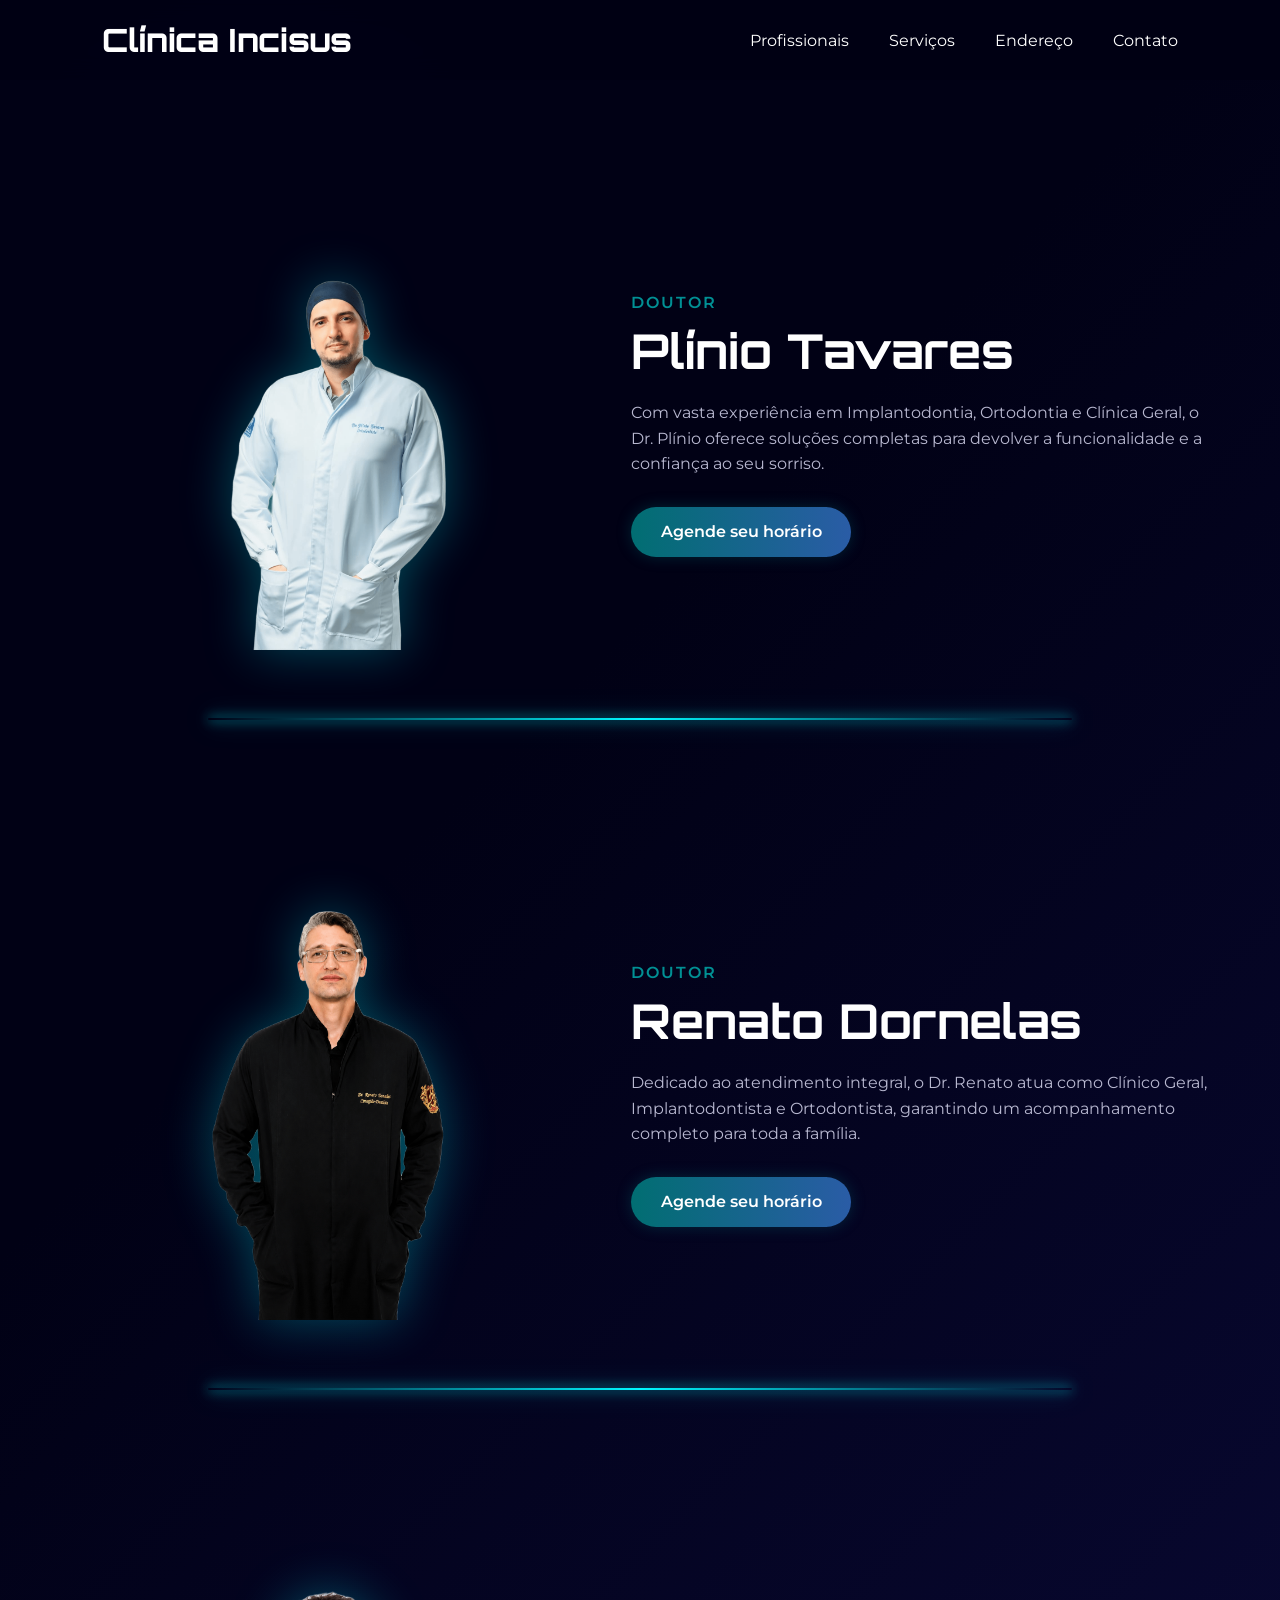
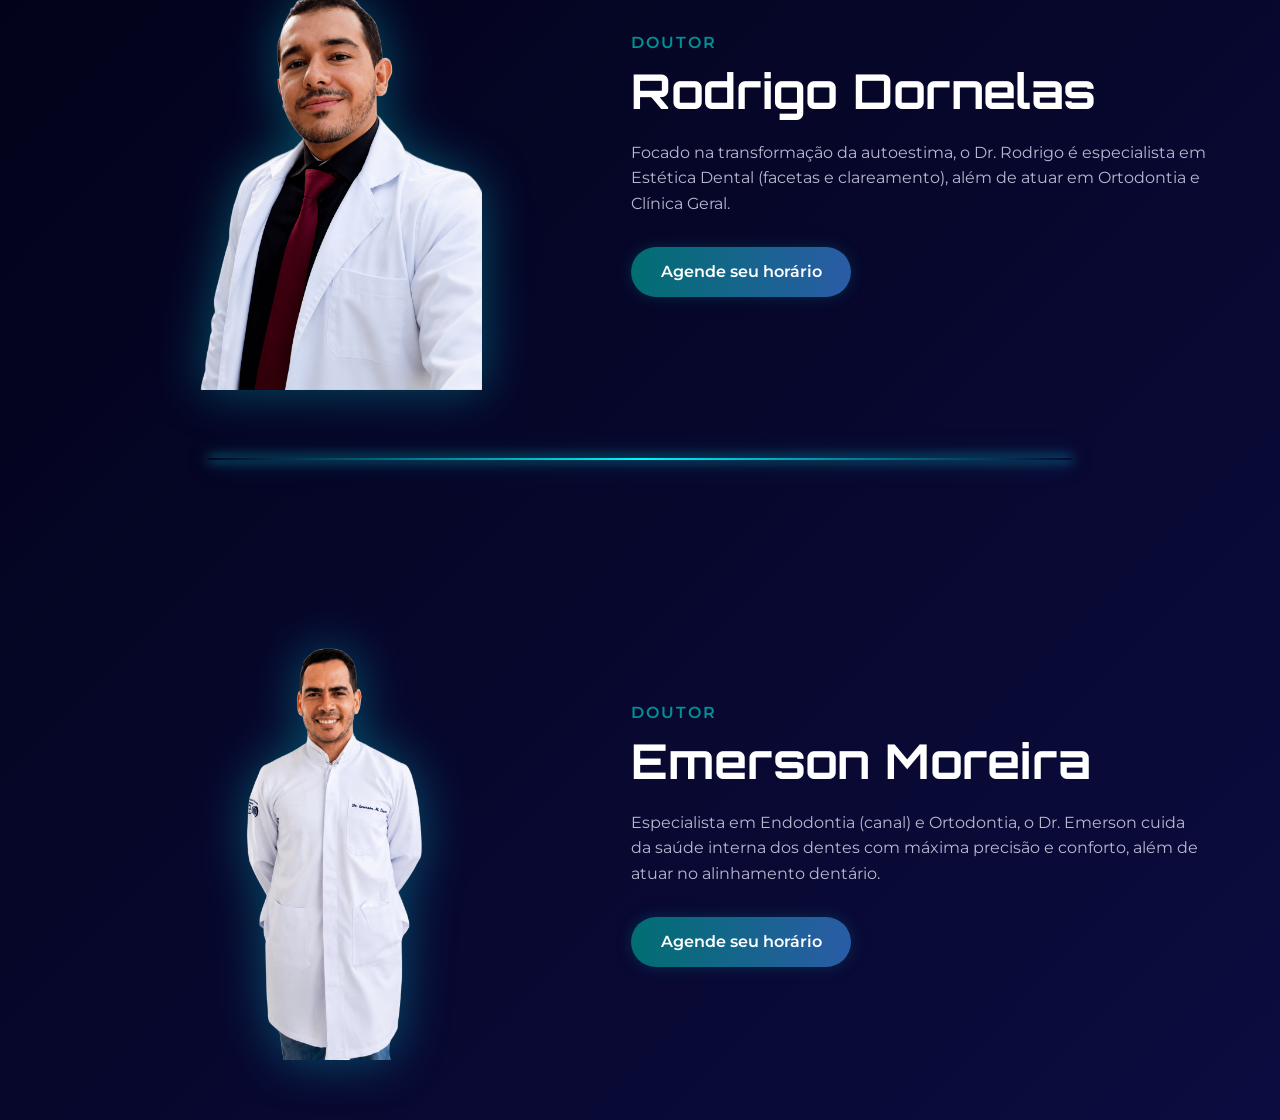
<file: index.html>
<!DOCTYPE html>
<html lang="pt-br">

<head>
    <meta charset="UTF-8">
    <meta name="viewport" content="width=device-width, initial-scale=1.0">
    <link rel="shortcut icon" href="/favicon/favicon.png" type="image/x-icon">
    <link rel="stylesheet" href="./css/styles.css">
    <link rel="preconnect" href="https://fonts.googleapis.com">
    <link rel="preconnect" href="https://fonts.gstatic.com" crossorigin>
    <link
        href="https://fonts.googleapis.com/css2?family=Montserrat:ital,wght@0,100..900;1,100..900&family=Orbitron:wght@400..900&display=swap"
        rel="stylesheet">
    <meta name="viewport" content="width=device-width, initial-scale=1.0, viewport-fit=cover">
    <meta name="theme-color" content="#010115">
    <meta name="apple-mobile-web-app-status-bar-style" content="black-translucent">

    <title>Clinica Incisus</title>
</head>

<body>
    <header>

        <a href="index.html" class="logo">Clínica Incisus</a>

        <button class="menu-toggle" id="menu-toggle">
            ☰
        </button>

        <nav id="menu">

            <ul>

                <li><a href="index.html">Profissionais</a></li>
                <li><a href="servicos.html">Serviços</a></li>
                <li><a href="endereco.html">Endereço</a></li>
                <li><a href="contato.html">Contato</a></li>

            </ul>

        </nav>

    </header>

    <main class="container">
        <div class="tech-circles">
            <div class="circle"></div>
            <div class="circle"></div>
            <div class="circle"></div>
            <div class="circle"></div>
        </div>

        <div class="list">

            <!-- PLÍNIO -->

            <div class="item active">

                <div class="profiss-img">
                    <img src="./img/Dr.plinio.png" alt="Dr. Plínio Tavares">
                </div>

                <div class="content">

                    <p class="profiss-tag">Doutor</p>

                    <h2 class="profiss-name">Plínio Tavares</h2>

                    <p class="description">
                        Com vasta experiência em Implantodontia, Ortodontia e Clínica Geral,
                        o Dr. Plínio oferece soluções completas para devolver a funcionalidade
                        e a confiança ao seu sorriso.
                    </p>

                    <a href="https://api.whatsapp.com/send?phone=5588998661186" target="_blank"
                        rel="noopener noreferrer" class="btn">
                        Agende seu horário
                    </a>

                </div>

            </div>

            <!-- RENATO -->

            <div class="item">

                <div class="profiss-img">
                    <img src="./img/Dr.renato.png" alt="Renato Dornelas">
                </div>

                <div class="content">

                    <p class="profiss-tag">Doutor</p>

                    <h2 class="profiss-name">Renato Dornelas</h2>

                    <p class="description">
                        Dedicado ao atendimento integral, o Dr. Renato atua como Clínico Geral,
                        Implantodontista e Ortodontista, garantindo um acompanhamento completo
                        para toda a família.
                    </p>

                    <a href="https://api.whatsapp.com/send?phone=5588998661186" target="_blank"
                        rel="noopener noreferrer" class="btn">
                        Agende seu horário
                    </a>

                </div>

            </div>

            <!-- RODRIGO -->

            <div class="item">

                <div class="profiss-img">
                    <img src="./img/Dr.rodrigo (1).png" alt="Rodrigo Dornelas">
                </div>

                <div class="content">

                    <p class="profiss-tag">Doutor</p>

                    <h2 class="profiss-name">Rodrigo Dornelas</h2>

                    <p class="description">
                        Focado na transformação da autoestima, o Dr. Rodrigo é especialista em
                        Estética Dental (facetas e clareamento), além de atuar em Ortodontia e
                        Clínica Geral.
                    </p>

                    <a href="https://api.whatsapp.com/send?phone=5588998661186" target="_blank"
                        rel="noopener noreferrer" class="btn">
                        Agende seu horário
                    </a>

                </div>

            </div>

            <!-- EMERSON -->

            <div class="item">

                <div class="profiss-img">
                    <img src="./img/Dr.emerson.png" alt="Emerson Moreira">
                </div>

                <div class="content">

                    <p class="profiss-tag">Doutor</p>

                    <h2 class="profiss-name">Emerson Moreira</h2>

                    <p class="description">
                        Especialista em Endodontia (canal) e Ortodontia, o Dr. Emerson cuida da
                        saúde interna dos dentes com máxima precisão e conforto, além de atuar
                        no alinhamento dentário.
                    </p>

                    <a href="https://api.whatsapp.com/send?phone=5588998661186" target="_blank"
                        rel="noopener noreferrer" class="btn">
                        Agende seu horário
                    </a>

                </div>

            </div>

        </div>
        </div>


    </main>

</body>
<script src="./javascript/scripts.js"></script>

</html>
</file>
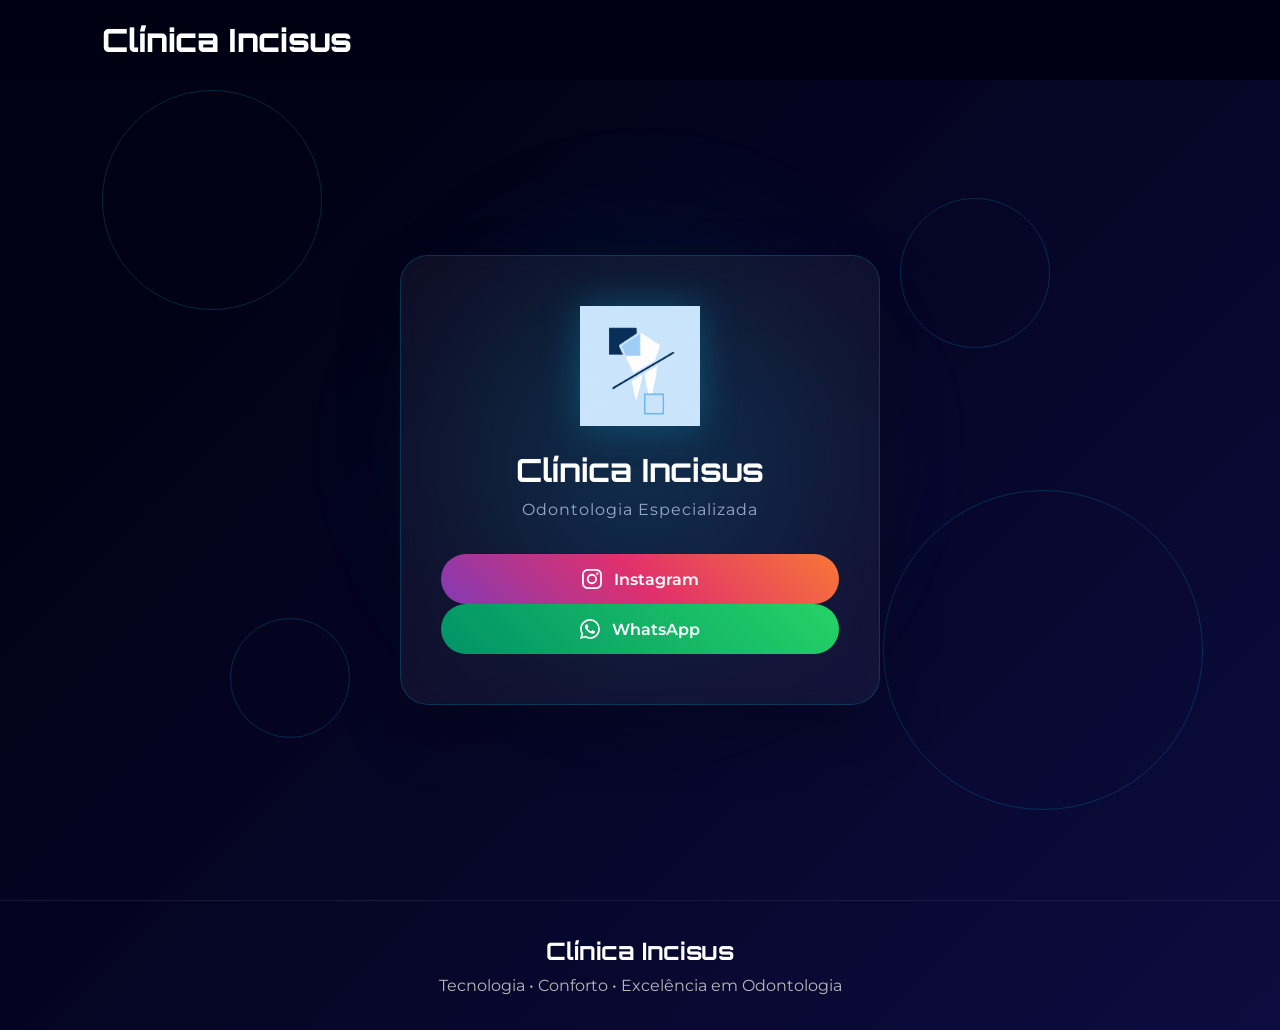
<file: contato.html>
<!DOCTYPE html>
<html lang="pt-BR">

<head>
    <meta charset="UTF-8">
    <meta name="viewport" content="width=device-width, initial-scale=1.0">

    <link rel="stylesheet" href="./css/contato.css">

    <link rel="preconnect" href="https://fonts.googleapis.com">
    <link rel="preconnect" href="https://fonts.gstatic.com" crossorigin>

    <link
        href="https://fonts.googleapis.com/css2?family=Montserrat:wght@300;400;500;600;700&family=Orbitron:wght@500;700;900&display=swap"
        rel="stylesheet">
    <meta name="viewport" content="width=device-width, initial-scale=1.0, viewport-fit=cover">
    <meta name="theme-color" content="#010115">
    <meta name="apple-mobile-web-app-status-bar-style" content="black-translucent">

    <title>Contato | Clínica Incisus</title>
</head>

<body>

    <header>

    <a href="index.html" class="logo">Clínica Incisus</a>

    <button class="menu-toggle" id="menu-toggle">
        ☰
    </button>

    <nav id="menu">

        <ul>

            <li><a href="index.html">Profissionais</a></li>
            <li><a href="servicos.html">Serviços</a></li>
            <li><a href="endereco.html">Endereço</a></li>
            <li><a href="contato.html">Contato</a></li>

        </ul>

    </nav>

</header>

    <main class="container">

        <!-- Efeito de fundo -->
        <div class="tech-circles">
            <div class="circle"></div>
            <div class="circle"></div>
            <div class="circle"></div>
            <div class="circle"></div>
        </div>

        <section class="contato">

            <div class="logo-clinica">

                <img src="./img/logo_clinica.png" alt="Clínica Incisus">

                <h1>Clínica Incisus</h1>

                <p>Odontologia Especializada</p>

            </div>

            <div class="social-buttons">

                <a href="https://www.instagram.com/clinica.incisus/" target="_blank" class="social-btn instagram">

                    <svg xmlns="http://www.w3.org/2000/svg" width="20" height="20" fill="currentColor"
                        viewBox="0 0 16 16">
                        <path
                            d="M8 0C5.829 0 5.556.01 4.703.048 3.85.088 3.269.222 2.76.42a3.9 3.9 0 0 0-1.417.923A3.9 3.9 0 0 0 .42 2.76C.222 3.268.087 3.85.048 4.7.01 5.555 0 5.827 0 8.001c0 2.172.01 2.444.048 3.297.04.852.174 1.433.372 1.942.205.526.478.972.923 1.417.444.445.89.719 1.416.923.51.198 1.09.333 1.942.372C5.555 15.99 5.827 16 8 16s2.444-.01 3.298-.048c.851-.04 1.434-.174 1.943-.372a3.9 3.9 0 0 0 1.416-.923c.445-.445.718-.891.923-1.417.197-.509.332-1.09.372-1.942C15.99 10.445 16 10.173 16 8s-.01-2.445-.048-3.299c-.04-.851-.175-1.433-.372-1.941a3.9 3.9 0 0 0-.923-1.417A3.9 3.9 0 0 0 13.24.42c-.51-.198-1.092-.333-1.943-.372C10.443.01 10.172 0 7.998 0zm-.717 1.442h.718c2.136 0 2.389.007 3.232.046.78.035 1.204.166 1.486.275.373.145.64.319.92.599s.453.546.598.92c.11.281.24.705.275 1.485.039.843.047 1.096.047 3.231s-.008 2.389-.047 3.232c-.035.78-.166 1.203-.275 1.485a2.5 2.5 0 0 1-.599.919c-.28.28-.546.453-.92.598-.28.11-.704.24-1.485.276-.843.038-1.096.047-3.232.047s-2.39-.009-3.233-.047c-.78-.036-1.203-.166-1.485-.276a2.5 2.5 0 0 1-.92-.598 2.5 2.5 0 0 1-.6-.92c-.109-.281-.24-.705-.275-1.485-.038-.843-.046-1.096-.046-3.233s.008-2.388.046-3.231c.036-.78.166-1.204.276-1.486.145-.373.319-.64.599-.92s.546-.453.92-.598c.282-.11.705-.24 1.485-.276.738-.034 1.024-.044 2.515-.045zm4.988 1.328a.96.96 0 1 0 0 1.92.96.96 0 0 0 0-1.92m-4.27 1.122a4.109 4.109 0 1 0 0 8.217 4.109 4.109 0 0 0 0-8.217m0 1.441a2.667 2.667 0 1 1 0 5.334 2.667 2.667 0 0 1 0-5.334" />
                    </svg>

                    Instagram

                </a>

                <a href="https://api.whatsapp.com/send?phone=5588998661186" target="_blank" class="social-btn whatsapp">

                    <svg xmlns="http://www.w3.org/2000/svg" width="20" height="20" fill="currentColor"
                        viewBox="0 0 16 16">
                        <path
                            d="M13.601 2.326A7.85 7.85 0 0 0 7.994 0C3.627 0 .068 3.558.064 7.926c0 1.399.366 2.76 1.057 3.965L0 16l4.204-1.102a7.9 7.9 0 0 0 3.79.965h.004c4.368 0 7.926-3.558 7.93-7.93A7.9 7.9 0 0 0 13.6 2.326zM7.994 14.521a6.6 6.6 0 0 1-3.356-.92l-.24-.144-2.494.654.666-2.433-.156-.251a6.56 6.56 0 0 1-1.007-3.505c0-3.626 2.957-6.584 6.591-6.584a6.56 6.56 0 0 1 4.66 1.931 6.56 6.56 0 0 1 1.928 4.66c-.004 3.639-2.961 6.592-6.592 6.592m3.615-4.934c-.197-.099-1.17-.578-1.353-.646-.182-.065-.315-.099-.445.099-.133.197-.513.646-.627.775-.114.133-.232.148-.43.05-.197-.1-.836-.308-1.592-.985-.59-.525-.985-1.175-1.103-1.372-.114-.198-.011-.304.088-.403.087-.088.197-.232.296-.346.1-.114.133-.198.198-.33.065-.134.034-.248-.015-.347-.05-.099-.445-1.076-.612-1.47-.16-.389-.323-.335-.445-.34-.114-.007-.247-.007-.38-.007a.73.73 0 0 0-.529.247c-.182.198-.691.677-.691 1.654s.71 1.916.81 2.049c.098.133 1.394 2.132 3.383 2.992.47.205.84.326 1.129.418.475.152.904.129 1.246.08.38-.058 1.171-.48 1.338-.943.164-.464.164-.86.114-.943-.049-.084-.182-.133-.38-.232" />
                    </svg>

                    WhatsApp

                </a>

            </div>

        </section>

    </main>

    <footer>

        <h2>Clínica Incisus</h2>

        <p>
            Tecnologia • Conforto • Excelência em Odontologia
        </p>

    </footer>

    <script src="./javascript/scripts.js"></script>

</body>

</html>
</file>
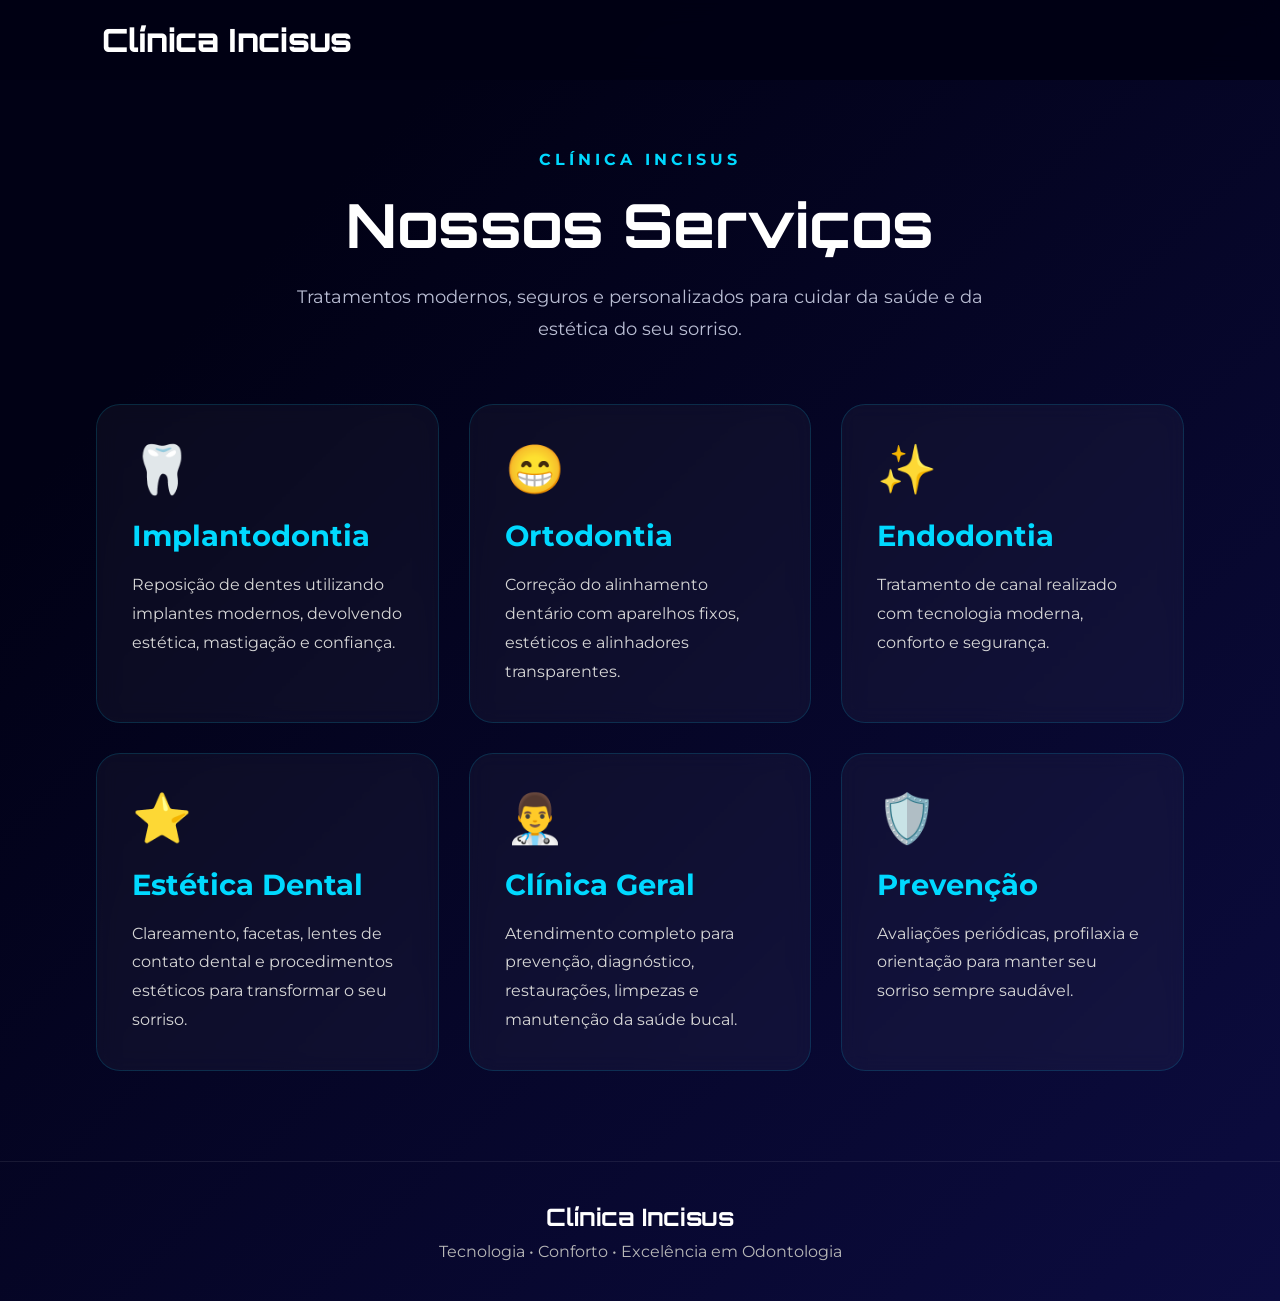
<file: servicos.html>
<!DOCTYPE html>
<html lang="pt-BR">

<head>
    <meta charset="UTF-8">
    <meta name="viewport" content="width=device-width, initial-scale=1.0">

    <title>Serviços | Clínica Incisus</title>

    <link rel="stylesheet" href="./css/servicos.css">

    <link rel="preconnect" href="https://fonts.googleapis.com">
    <link rel="preconnect" href="https://fonts.gstatic.com" crossorigin>
    <meta name="viewport" content="width=device-width, initial-scale=1.0, viewport-fit=cover">
    <meta name="theme-color" content="#010115">
    <meta name="apple-mobile-web-app-status-bar-style" content="black-translucent">

    <link
        href="https://fonts.googleapis.com/css2?family=Montserrat:wght@300;400;500;600;700&family=Orbitron:wght@500;700;900&display=swap"
        rel="stylesheet">
</head>

<body>

    <!-- Fundo Tecnológico -->

    <div class="tech-circles">
        <div class="circle"></div>
        <div class="circle"></div>
        <div class="circle"></div>
        <div class="circle"></div>
    </div>

    <!-- Header -->
    <meta name="viewport" content="width=device-width, initial-scale=1.0, viewport-fit=cover">
    <meta name="theme-color" content="#010115">
    <meta name="apple-mobile-web-app-status-bar-style" content="black-translucent">

    <header>

        <a href="index.html" class="logo">Clínica Incisus</a>

        <button class="menu-toggle" id="menu-toggle">
            ☰
        </button>

        <nav id="menu">

            <ul>

                <li><a href="index.html">Profissionais</a></li>
                <li><a href="servicos.html">Serviços</a></li>
                <li><a href="endereco.html">Endereço</a></li>
                <li><a href="contato.html">Contato</a></li>

            </ul>

        </nav>

    </header>

    <!-- Conteúdo -->

    <main class="container">

        <section class="hero">

            <span class="tag">
                Clínica Incisus
            </span>

            <h1>
                Nossos Serviços
            </h1>

            <p>
                Tratamentos modernos, seguros e personalizados para cuidar da saúde
                e da estética do seu sorriso.
            </p>

        </section>

        <section class="cards">

            <article class="card">

                <div class="icon">🦷</div>

                <h2>Implantodontia</h2>

                <p>
                    Reposição de dentes utilizando implantes modernos,
                    devolvendo estética, mastigação e confiança.
                </p>

            </article>

            <article class="card">

                <div class="icon">😁</div>

                <h2>Ortodontia</h2>

                <p>
                    Correção do alinhamento dentário com aparelhos fixos,
                    estéticos e alinhadores transparentes.
                </p>

            </article>

            <article class="card">

                <div class="icon">✨</div>

                <h2>Endodontia</h2>

                <p>
                    Tratamento de canal realizado com tecnologia moderna,
                    conforto e segurança.
                </p>

            </article>

            <article class="card">

                <div class="icon">⭐</div>

                <h2>Estética Dental</h2>

                <p>
                    Clareamento, facetas, lentes de contato dental e procedimentos
                    estéticos para transformar o seu sorriso.
                </p>

            </article>

            <article class="card">

                <div class="icon">👨‍⚕️</div>

                <h2>Clínica Geral</h2>

                <p>
                    Atendimento completo para prevenção, diagnóstico,
                    restaurações, limpezas e manutenção da saúde bucal.
                </p>

            </article>

            <article class="card">

                <div class="icon">🛡️</div>

                <h2>Prevenção</h2>

                <p>
                    Avaliações periódicas, profilaxia e orientação para manter
                    seu sorriso sempre saudável.
                </p>

            </article>

        </section>

    </main>

    <!-- Rodapé -->

    <footer>

        <h2>Clínica Incisus</h2>

        <p>
            Tecnologia • Conforto • Excelência em Odontologia
        </p>

    </footer>

    <script src="./javascript/scripts.js"></script>

</body>

</html>
</file>
<file: css/styles.css>
* {
    margin: 0;
    padding: 0;
    box-sizing: border-box;
    list-style: none;
    font-family: "Montserrat", sans-serif;
}

/* Fundo unificado e rolagem ativada */
html, body {
    background-color: #010115 !important;
    color: #fff;
    font-size: 16px;
    width: 100%;
    min-height: 100vh;
    min-height: 100dvh;
    overflow-x: hidden;
    overflow-y: auto; /* Permite scroll vertical */
}

body{
    padding-top: 80px;
}

main{
    padding-top: 80px;
}

body::before{
    content:"";
    position:fixed;
    inset:0;
    background:
    radial-gradient(circle at 20% 30%, rgba(0,255,255,.08), transparent 30%),
    radial-gradient(circle at 80% 70%, rgba(0,120,255,.08), transparent 35%);
    pointer-events:none;
}   

/*================ HEADER ================*/

header{
    position:fixed;
    top:0;
    left:0;
    width:100%;
    height:80px;
    padding:0 8%;
    display:flex;
    justify-content:space-between;
    align-items:center;
    background:rgba(1,1,21,.92);
    backdrop-filter:blur(12px);
    z-index:999;
}

.logo{
    font-family:"Orbitron",sans-serif;
    font-size:2rem;
    color:#fff;
    font-weight:800;
    text-decoration:none;
}

nav ul{
    display:flex;
    gap:40px;
    align-items:center;
}

nav a{
    color:#fff;
    text-decoration:none;
    transition:.3s;
}

nav a:hover{
    color:#00d9ff;
}

/* Container Principal com Scroll */
.container {
    width: 100%;
    min-height: 100vh;
    padding-top: 120px; /* Espaço para não cobrir atrás do Header */
    padding-bottom: 60px;
    position: relative;
    background: linear-gradient(135deg, #010115 30%, #0c0c40 100%);
    display: flex;
    flex-direction: column;
    align-items: center;
}

.list {
    width: 90%;
    max-width: 1200px;
    margin: 0 auto;
    display: flex;
    flex-direction: column;
    gap: 80px; /* Espaçamento vertical entre os profissionais ao rolar */
    z-index: 10;
}

.item {
    display: flex;
    justify-content: center;
    align-items: center;
    width: 100%;
    opacity: 1;
    visibility: visible;
    transform: none;
    gap: 40px;
}

.profiss-img {
    width: 45%;
    display: flex;
    justify-content: center;
    align-items: center;
}

.profiss-img img {
    max-width: 100%;
    max-height: 450px;
    object-fit: contain;
    filter: drop-shadow(0 0 25px rgba(0, 247, 255, .3));
}

.content {
    width: 50%;
    display: flex;
    align-items: flex-start;
    justify-content: center;
    flex-direction: column;
}

.profiss-tag {
    font-size: 1rem;
    text-transform: uppercase;
    color: #019094;
    font-weight: 600;
    letter-spacing: 2px;
    margin-bottom: 10px;
}

.profiss-name {
    font-size: 3rem;
    font-family: "Orbitron", sans-serif;
    line-height: 1.2;
    margin-bottom: 20px;
}

.description {
    font-size: 1rem;
    color: #b8b8d0;
    line-height: 1.6;
    margin-bottom: 30px;
}

.btn {
    display: inline-flex;
    align-items: center;
    justify-content: center;
    width: 220px;
    height: 50px;
    text-decoration: none;
    background: linear-gradient(90deg, #016e72, #2a5ca6);
    color: #fff;
    border-radius: 30px;
    font-weight: 600;
    font-size: 1rem;
    transition: .35s;
    box-shadow: 0 0 15px rgba(1, 144, 148, .25);
}

.btn:hover {
    transform: translateY(-4px);
    background: linear-gradient(90deg, #019094, #3f7cff);
    box-shadow: 0 0 25px rgba(0, 247, 255, .45);
}

/* ====================================
   RESPONSIVO PARA CELULARES
==================================== */
@media (max-width: 768px) {
    header {
        flex-direction: column;
        padding: 15px;
        gap: 10px;
    }

    .logo {
        font-size: 1.6rem;
    }

    header nav ul {
        gap: 15px;
    }

    header nav ul li a {
        font-size: 0.85rem;
    }

    .container {
        padding-top: 140px;
        padding-bottom: 40px;
    }

    .list {
        gap: 60px;
    }

    .item {
        flex-direction: column;
        text-align: center;
    }

    .profiss-img {
        width: 100%;
    }

    .profiss-img img {
        max-height: 250px;
    }

    .content {
        width: 100%;
        align-items: center;
        text-align: center;
    }

    .profiss-name {
        font-size: 1.8rem;
    }
}

/* ====================================
   LINHA NEON SEPARADORA DE DOUTORES
==================================== */
.item:not(:last-child) {
    position: relative;
    padding-bottom: 60px; /* Espaço até a linha */
}

/* Cria a linha neon com degradação suave e brilho */
.item:not(:last-child)::after {
    content: '';
    position: absolute;
    bottom: 0;
    left: 50%;
    transform: translateX(-50%);
    width: 80%; /* Largura da linha separadora */
    height: 2px;
    background: linear-gradient(90deg, transparent, #00f7ff, transparent);
    box-shadow: 0 0 12px #00f7ff, 0 0 25px rgba(0, 247, 255, 0.6);
    border-radius: 2px;
}

/* ====================================
   EFEITO FADE IN + LINHA NEON SEPARADORA
==================================== */

/* Estado inicial do item (invisível e ligeiramente descido) */
.item {
    opacity: 0;
    transform: translateY(40px);
    transition: opacity 0.8s ease-out, transform 0.8s ease-out;
    will-change: opacity, transform;
}

/* Estado visível ativado via JavaScript quando o item aparece no ecrã */
.item.visible {
    opacity: 1;
    transform: translateY(0);
}

/* Linha Neon Separadora (apenas entre elementos) */
.item:not(:last-child) {
    position: relative;
    padding-bottom: 70px;
    margin-bottom: 70px;
}

.item:not(:last-child)::after {
    content: '';
    position: absolute;
    bottom: 0;
    left: 50%;
    transform: translateX(-50%);
    width: 75%;
    height: 2px;
    background: linear-gradient(90deg, transparent, #00f7ff, transparent);
    box-shadow: 0 0 12px #00f7ff, 0 0 25px rgba(0, 247, 255, 0.6);
    border-radius: 2px;
}

/*================ HEADER ================*/

header{
    position:fixed;
    top:0;
    left:0;
    width:100%;
    padding:20px 8%;
    display:flex;
    justify-content:space-between;
    align-items:center;
    background:rgba(1,1,20,.92);
    backdrop-filter:blur(12px);
    z-index:999;
}

.logo{
    font-family:"Orbitron";
    color:#fff;
    text-decoration:none;
    font-size:2rem;
    font-weight:800;
}

nav ul{
    display:flex;
    gap:40px;
    list-style:none;
}

nav a{
    color:#fff;
    text-decoration:none;
    transition:.3s;
}

nav a:hover{
    color:#00d9ff;
}

/* Botão do menu */

.menu-toggle{
    display:none;
    background:none;
    border:none;
    color:#fff;
    font-size:2rem;
    cursor:pointer;
}

body::before{
    content:"";
    position:fixed;
    inset:0;
    background:
    radial-gradient(circle at 20% 30%, rgba(0,255,255,.08), transparent 30%),
    radial-gradient(circle at 80% 70%, rgba(0,120,255,.08), transparent 35%);
    pointer-events:none;
}

@media(max-width:768px){

header{
    padding:0 25px;
}

.menu-toggle{
    display:block;
}

nav{
    position:absolute;
    top:80px;
    right:20px;

    width:230px;

    background:#11112c;

    border-radius:15px;

    border:1px solid rgba(0,217,255,.15);

    opacity:0;
    visibility:hidden;
    transform:translateY(-15px);

    transition:.35s;
}

nav.active{
    opacity:1;
    visibility:visible;
    transform:translateY(0);
}

nav ul{
    flex-direction:column;
    gap:0;
}

nav li{
    width:100%;
}

nav a{
    display:block;
    padding:18px;
}

nav a:hover{
    background:rgba(0,217,255,.08);
}

}

@media(min-width:769px){

nav{
    position:static;
    opacity:1 !important;
    visibility:visible !important;
    transform:none !important;
}

}
</file>
<file: css/contato.css>
/* ==========================================
   RESPONSIVIDADE GERAL (Tablets e Celulares)
   ========================================== */
@media (max-width: 768px) {

  /* 1. Header & Menu de Navegação */
  header {
    flex-direction: column;
    padding: 15px;
    gap: 15px;
    text-align: center;
  }

  header nav ul {
    flex-wrap: wrap;
    justify-content: center;
    gap: 10px;
  }

  /* 2. Ajuste dos Grids de Cards (Serviços e Profissionais) */
  .cards {
    grid-template-columns: 1fr !important; /* Força 1 coluna no celular */
    padding: 10px;
    gap: 20px;
  }

  /* 3. Ajuste do Carrossel / Lista do index.html */
  .list .item {
    flex-direction: column;
    text-align: center;
    align-items: center;
  }

  .profiss-img img {
    max-width: 250px; /* Reduz tamanho da imagem no mobile */
    height: auto;
  }

  .content {
    max-width: 100%;
    padding: 10px;
  }

  /* 4. Página de Endereço */
  .location {
    flex-direction: column;
    gap: 20px;
  }

  .map iframe {
    width: 100%;
    height: 300px;
  }

  /* 5. Ajustes de Tipografia */
  h1 {
    font-size: 1.8rem;
  }

  h2 {
    font-size: 1.4rem;
  }
}

img {
  max-width: 100%;
  height: auto;
}

.cards {
  display: grid;
  grid-template-columns: repeat(auto-fit, minmax(280px, 1fr));
  gap: 20px;
}

/* ============================================================
   CONTATO.CSS - PÁGINA DE CONTATO (CLÍNICA INCISUS)
   Totalmente Responsivo (Desktop, Tablet e Mobile)
   ============================================================ */

* {
    margin: 0;
    padding: 0;
    box-sizing: border-box;
    font-family: "Montserrat", sans-serif;
}

body {
    background: linear-gradient(135deg, #010115 20%, #0c0c40 100%);
    color: #fff;
    overflow-x: hidden;
    min-height: 100vh;
}

/* ================= HEADER ================= */

header {
    position: fixed;
    top: 0;
    left: 0;
    width: 100%;
    padding: 22px 8%;
    display: flex;
    justify-content: space-between;
    align-items: center;
    background: rgba(1, 1, 20, .88);
    backdrop-filter: blur(12px);
    z-index: 100;
}

.logo {
    color: #fff;
    text-decoration: none;
    font-family: "Orbitron", sans-serif;
    font-size: 2rem;
    font-weight: 800;
}

nav ul {
    display: flex;
    gap: 40px;
    list-style: none;
}

nav a {
    color: #fff;
    text-decoration: none;
    position: relative;
    transition: .35s;
}

nav a::after {
    content: "";
    position: absolute;
    left: 0;
    bottom: -6px;
    width: 0;
    height: 2px;
    background: #00d9ff;
    transition: .4s;
}

nav a:hover {
    color: #00d9ff;
}

nav a:hover::after {
    width: 100%;
}

/* ================= CONTAINER ================= */

.container {
    position: relative;
    width: 100%;
    min-height: 100vh;
    display: flex;
    justify-content: center;
    align-items: center;
    padding: 140px 20px 80px;
    overflow: hidden;
}

/* ================= FUNDO TECNOLÓGICO ================= */

.container::before {
    content: "";
    position: absolute;
    width: 520px;
    height: 520px;
    border-radius: 50%;
    background: radial-gradient(circle, rgba(0, 217, 255, .18) 0%, transparent 70%);
    top: 50%;
    left: 50%;
    transform: translate(-50%, -50%);
    filter: blur(60px);
    animation: pulse 4s infinite;
}

.tech-circles {
    position: absolute;
    inset: 0;
    overflow: hidden;
}

.circle {
    position: absolute;
    border-radius: 50%;
    border: 1px solid rgba(0, 217, 255, .18);
}

.circle:nth-child(1) { width: 220px; height: 220px; top: 10%; left: 8%; animation: floating 9s infinite ease-in-out; }
.circle:nth-child(2) { width: 320px; height: 320px; bottom: 10%; right: 6%; animation: floating 12s infinite reverse; }
.circle:nth-child(3) { width: 150px; height: 150px; top: 22%; right: 18%; animation: floating 8s infinite; }
.circle:nth-child(4) { width: 120px; height: 120px; bottom: 18%; left: 18%; animation: floating 7s infinite reverse; }

/* ================= CARD DE CONTATO ================= */

.contato {
    position: relative;
    z-index: 10;
    width: 100%;
    max-width: 480px;
    background: rgba(255, 255, 255, .05);
    backdrop-filter: blur(12px);
    border: 1px solid rgba(0, 217, 255, .18);
    border-radius: 28px;
    padding: 50px 40px;
    text-align: center;
    box-shadow: 0 25px 60px rgba(0, 0, 0, .25);
    animation: fadeUp .9s ease forwards;
}

.logo-clinica img {
    width: 120px;
    height: 120px;
    object-fit: contain;
    margin-bottom: 20px;
    filter: drop-shadow(0 0 18px rgba(0, 217, 255, .25));
}

.logo-clinica h1 {
    font-family: "Orbitron", sans-serif;
    font-size: 2rem;
    margin-bottom: 10px;
}

.logo-clinica p {
    color: #9ba9c8;
    margin-bottom: 35px;
    letter-spacing: 1px;
}

/* ================= BOTÕES SOCIAIS ================= */

.social {
    display: flex;
    flex-direction: column;
    gap: 18px;
}

.social-btn {
    display: flex;
    align-items: center;
    justify-content: center;
    gap: 12px;
    padding: 15px 28px;
    border-radius: 40px;
    text-decoration: none;
    color: #fff;
    font-weight: 600;
    font-size: 1rem;
    background: linear-gradient(90deg, #016e72, #2a5ca6);
    transition: .35s;
}

.social-btn svg {
    width: 20px;
    height: 20px;
    flex-shrink: 0;
}

.instagram {
    background: linear-gradient(45deg, #833AB4, #E1306C, #F77737);
}

.whatsapp {
    background: linear-gradient(45deg, #019267, #25D366);
}

.social-btn:hover {
    transform: translateY(-5px) scale(1.02);
    box-shadow: 0 12px 30px rgba(0, 217, 255, .25);
}

.social-links {
    display: flex;
    justify-content: center;
    align-items: center;
    gap: 20px;
    margin-top: 30px;
    flex-wrap: wrap;
}

/* ================= FOOTER ================= */

footer {
    padding: 35px;
    text-align: center;
    border-top: 1px solid rgba(255, 255, 255, .08);
}

footer h2 {
    font-family: "Orbitron";
    margin-bottom: 10px;
}

footer p {
    color: #b8b8b8;
}

/* ================= ANIMAÇÕES ================= */

@keyframes fadeUp {
    from { opacity: 0; transform: translateY(50px); }
    to { opacity: 1; transform: translateY(0); }
}

@keyframes floating {
    0% { transform: translate(0, 0); }
    50% { transform: translate(18px, -20px); }
    100% { transform: translate(0, 0); }
}

@keyframes pulse {
    0% { transform: translate(-50%, -50%) scale(.9); opacity: .45; }
    50% { transform: translate(-50%, -50%) scale(1.1); opacity: 1; }
    100% { transform: translate(-50%, -50%) scale(.9); opacity: .45; }
}

/* ================= RESPONSIVIDADE ================= */

@media (max-width: 900px) {
    header {
        position: relative;
        flex-direction: column;
        gap: 15px;
        padding: 18px;
        text-align: center;
    }

    nav ul {
        flex-wrap: wrap;
        justify-content: center;
        gap: 15px 20px;
    }

    .container {
        padding-top: 40px;
    }
}

@media (max-width: 600px) {
    .logo {
        font-size: 1.6rem;
    }

    .contato {
        padding: 35px 22px;
        border-radius: 20px;
    }

    .logo-clinica img {
        width: 90px;
        height: 90px;
        margin-bottom: 15px;
    }

    .logo-clinica h1 {
        font-size: 1.6rem;
    }

    .logo-clinica p {
        font-size: 0.9rem;
        margin-bottom: 25px;
    }

    .social-btn {
        padding: 14px 20px;
        font-size: 0.95rem;
    }
}

html, body {
    background-color: #010115 !important;
    min-height: 100vh;
    min-height: 100dvh;
    margin: 0;
    padding: 0;
    overflow-x: hidden;
}

/*================ HEADER ================*/

header{
    position:fixed;
    top:0;
    left:0;
    width:100%;
    padding:20px 8%;
    display:flex;
    justify-content:space-between;
    align-items:center;
    background:rgba(1,1,20,.92);
    backdrop-filter:blur(12px);
    z-index:999;
}

.logo{
    font-family:"Orbitron";
    color:#fff;
    text-decoration:none;
    font-size:2rem;
    font-weight:800;
}

nav ul{
    display:flex;
    gap:40px;
    list-style:none;
}

nav a{
    color:#fff;
    text-decoration:none;
    transition:.3s;
}

nav a:hover{
    color:#00d9ff;
}

/* Botão do menu */

.menu-toggle{
    display:none;
    background:none;
    border:none;
    color:#fff;
    font-size:2rem;
    cursor:pointer;
}

/*================ MOBILE ================*/

@media(max-width:768px){

    .menu-toggle{
        display:block;
    }

    nav{
        position:absolute;
        top:80px;
        right:25px;
        width:220px;
        background:#11112c;
        border:1px solid rgba(0,217,255,.2);
        border-radius:15px;
        overflow:hidden;

        opacity:0;
        visibility:hidden;
        transform:translateY(-15px);

        transition:.35s;
    }

    nav.active{
        opacity:1;
        visibility:visible;
        transform:translateY(0);
    }

    nav ul{
        flex-direction:column;
        gap:0;
    }

    nav li{
        border-bottom:1px solid rgba(255,255,255,.08);
    }

    nav li:last-child{
        border:none;
    }

    nav a{
        display:block;
        padding:18px;
        transition:.3s;
    }

    nav a:hover{
        background:rgba(0,217,255,.08);
        color:#00d9ff;
    }

}

nav{
    opacity:0;
    visibility:hidden;
    transform:translateY(-20px);
    transition:.35s ease;
}

nav.active{
    opacity:1;
    visibility:visible;
    transform:translateY(0);
}
</file>
<file: css/servicos.css>
/* ==========================================
   RESPONSIVIDADE GERAL (Tablets e Celulares)
   ========================================== */
@media (max-width: 768px) {

  /* 1. Header & Menu de Navegação */
  header {
    flex-direction: column;
    padding: 15px;
    gap: 15px;
    text-align: center;
  }

  header nav ul {
    flex-wrap: wrap;
    justify-content: center;
    gap: 10px;
  }

  /* 2. Ajuste dos Grids de Cards (Serviços e Profissionais) */
  .cards {
    grid-template-columns: 1fr !important; /* Força 1 coluna no celular */
    padding: 10px;
    gap: 20px;
  }

  /* 3. Ajuste do Carrossel / Lista do index.html */
  .list .item {
    flex-direction: column;
    text-align: center;
    align-items: center;
  }

  .profiss-img img {
    max-width: 250px; /* Reduz tamanho da imagem no mobile */
    height: auto;
  }

  .content {
    max-width: 100%;
    padding: 10px;
  }

  /* 4. Página de Endereço */
  .location {
    flex-direction: column;
    gap: 20px;
  }

  .map iframe {
    width: 100%;
    height: 300px;
  }

  /* 5. Ajustes de Tipografia */
  h1 {
    font-size: 1.8rem;
  }

  h2 {
    font-size: 1.4rem;
  }
}

img {
  max-width: 100%;
  height: auto;
}

.cards {
  display: grid;
  grid-template-columns: repeat(auto-fit, minmax(280px, 1fr));
  gap: 20px;
}


* {
    margin: 0;
    padding: 0;
    box-sizing: border-box;
    font-family: "Montserrat", sans-serif;
}

body {
    background: linear-gradient(135deg, #010115 20%, #0c0c40 100%);
    color: #fff;
    overflow-x: hidden;
    position: relative;
    min-height: 100vh;
}

/* ================= BACKGROUND TECNOLÓGICO ================= */

.tech-circles {
    position: fixed;
    inset: 0;
    pointer-events: none;
    overflow: hidden;
    z-index: -1;
}

.tech-circles::before {
    content: "";
    position: absolute;
    width: 550px;
    height: 550px;
    left: 50%;
    top: 45%;
    transform: translate(-50%, -50%);
    border-radius: 50%;
    background: radial-gradient(circle,
        rgba(0, 217, 255, .22) 0%,
        rgba(0, 217, 255, .08) 35%,
        transparent 75%);
    filter: blur(45px);
    animation: pulse 6s ease-in-out infinite;
}

.circle {
    position: absolute;
    border: 1px solid rgba(0, 217, 255, .18);
    border-radius: 50%;
    animation: floating 10s ease-in-out infinite;
}

.circle:nth-child(1) { width: 220px; height: 220px; top: 8%; left: 8%; animation-duration: 9s; }
.circle:nth-child(2) { width: 320px; height: 320px; top: 60%; right: 8%; animation-duration: 12s; animation-direction: reverse; }
.circle:nth-child(3) { width: 170px; height: 170px; bottom: 8%; left: 60%; animation-duration: 7s; }
.circle:nth-child(4) { width: 120px; height: 120px; top: 18%; right: 20%; animation-duration: 11s; animation-direction: reverse; }

/* ================= HEADER ================= */

header {
    position: fixed;
    top: 0;
    left: 0;
    width: 100%;
    padding: 22px 8%;
    display: flex;
    justify-content: space-between;
    align-items: center;
    background: rgba(1, 1, 20, .88);
    backdrop-filter: blur(12px);
    z-index: 100;
}

.logo {
    color: #fff;
    text-decoration: none;
    font-family: "Orbitron", sans-serif;
    font-size: 2rem;
    font-weight: 800;
    transition: .35s;
}

.logo:hover {
    color: #00d9ff;
}

nav ul {
    display: flex;
    gap: 40px;
    list-style: none;
}

nav a {
    color: #fff;
    text-decoration: none;
    position: relative;
    transition: .35s;
}

nav a::after {
    content: "";
    position: absolute;
    left: 0;
    bottom: -6px;
    width: 0;
    height: 2px;
    background: #00d9ff;
    transition: .35s;
}

nav a:hover {
    color: #00d9ff;
}

nav a:hover::after {
    width: 100%;
}

/* ================= CONTAINER ================= */

.container {
    width: 85%;
    max-width: 1200px;
    margin: auto;
    padding-top: 150px;
}

/* ================= HERO ================= */

.hero {
    text-align: center;
    margin-bottom: 60px;
    animation: fadeUp .8s ease forwards;
}

.tag {
    color: #00d9ff;
    text-transform: uppercase;
    letter-spacing: 4px;
    font-weight: 700;
}

.hero h1 {
    margin: 18px 0;
    font-family: "Orbitron";
    font-size: 3.8rem;
}

.hero p {
    max-width: 760px;
    margin: auto;
    line-height: 1.8;
    color: #b9bdd3;
    font-size: 1.1rem;
}

/* ================= CARDS ================= */

.cards {
    display: grid;
    grid-template-columns: repeat(auto-fit, minmax(280px, 1fr));
    gap: 30px;
    margin-bottom: 90px;
}

.card {
    background: rgba(255, 255, 255, .04);
    border: 1px solid rgba(0, 217, 255, .15);
    border-radius: 24px;
    padding: 35px;
    backdrop-filter: blur(10px);

    opacity: 0;
    animation: fadeUp .8s ease forwards;

    transition:
        transform .35s,
        border-color .35s,
        box-shadow .35s;
}

.card:nth-child(1) { animation-delay: .2s; }
.card:nth-child(2) { animation-delay: .4s; }
.card:nth-child(3) { animation-delay: .6s; }
.card:nth-child(4) { animation-delay: .8s; }
.card:nth-child(5) { animation-delay: 1s; }

.card:hover {
    transform: translateY(-10px);
    border-color: #00d9ff;
    box-shadow: 0 20px 40px rgba(0, 217, 255, .18);
}

.icon {
    font-size: 3rem;
    margin-bottom: 20px;
}

.card h2 {
    color: #00d9ff;
    font-size: 1.8rem;
    margin-bottom: 18px;
}

.card p {
    color: #d7d7d7;
    line-height: 1.8;
}

/* ================= FOOTER ================= */

footer {
    text-align: center;
    padding: 40px 20px;
    border-top: 1px solid rgba(255, 255, 255, .08);
}

footer h2 {
    font-family: "Orbitron";
    margin-bottom: 10px;
}

footer p {
    color: #b8b8b8;
}

/* ================= ANIMAÇÕES ================= */

@keyframes fadeUp {
    from { opacity: 0; transform: translateY(40px); }
    to { opacity: 1; transform: translateY(0); }
}

@keyframes pulse {
    0% { transform: translate(-50%, -50%) scale(.9); opacity: .45; }
    50% { transform: translate(-50%, -50%) scale(1.15); opacity: 1; }
    100% { transform: translate(-50%, -50%) scale(.9); opacity: .45; }
}

@keyframes floating {
    0% { transform: translate(0, 0); }
    25% { transform: translate(18px, -22px); }
    50% { transform: translate(-12px, -35px); }
    75% { transform: translate(-20px, 15px); }
    100% { transform: translate(0, 0); }
}

/* ================= RESPONSIVIDADE ================= */

@media (max-width: 900px) {
    header {
        position: relative;
        flex-direction: column;
        gap: 15px;
        padding: 18px;
        text-align: center;
    }

    nav ul {
        flex-wrap: wrap;
        justify-content: center;
        gap: 15px 22px;
    }

    .container {
        width: 90%;
        padding-top: 40px;
    }

    .hero h1 {
        font-size: 2.6rem;
    }

    .hero p {
        font-size: 1rem;
    }
}

@media (max-width: 600px) {
    .logo {
        font-size: 1.6rem;
    }

    .hero h1 {
        font-size: 2rem;
    }

    .tag {
        font-size: 0.85rem;
        letter-spacing: 2px;
    }

    .cards {
        grid-template-columns: 1fr;
        gap: 20px;
    }

    .card {
        padding: 25px 20px;
    }

    .card h2 {
        font-size: 1.5rem;
    }

    .icon {
        font-size: 2.4rem;
    }
}

html, body {
    background-color: #010115 !important;
    min-height: 100vh;
    min-height: 100dvh;
    margin: 0;
    padding: 0;
    overflow-x: hidden;
}

/*================ HEADER ================*/

header{
    position:fixed;
    top:0;
    left:0;
    width:100%;
    padding:20px 8%;
    display:flex;
    justify-content:space-between;
    align-items:center;
    background:rgba(1,1,20,.92);
    backdrop-filter:blur(12px);
    z-index:999;
}

.logo{
    font-family:"Orbitron";
    color:#fff;
    text-decoration:none;
    font-size:2rem;
    font-weight:800;
}

nav ul{
    display:flex;
    gap:40px;
    list-style:none;
}

nav a{
    color:#fff;
    text-decoration:none;
    transition:.3s;
}

nav a:hover{
    color:#00d9ff;
}

/* Botão do menu */

.menu-toggle{
    display:none;
    background:none;
    border:none;
    color:#fff;
    font-size:2rem;
    cursor:pointer;
}

/*================ MOBILE ================*/

@media(max-width:768px){

    .menu-toggle{
        display:block;
    }

    nav{
        position:absolute;
        top:80px;
        right:25px;
        width:220px;
        background:#11112c;
        border:1px solid rgba(0,217,255,.2);
        border-radius:15px;
        overflow:hidden;

        opacity:0;
        visibility:hidden;
        transform:translateY(-15px);

        transition:.35s;
    }

    nav.active{
        opacity:1;
        visibility:visible;
        transform:translateY(0);
    }

    nav ul{
        flex-direction:column;
        gap:0;
    }

    nav li{
        border-bottom:1px solid rgba(255,255,255,.08);
    }

    nav li:last-child{
        border:none;
    }

    nav a{
        display:block;
        padding:18px;
        transition:.3s;
    }

    nav a:hover{
        background:rgba(0,217,255,.08);
        color:#00d9ff;
    }

}

nav{
    opacity:0;
    visibility:hidden;
    transform:translateY(-20px);
    transition:.35s ease;
}

nav.active{
    opacity:1;
    visibility:visible;
    transform:translateY(0);
}
</file>
